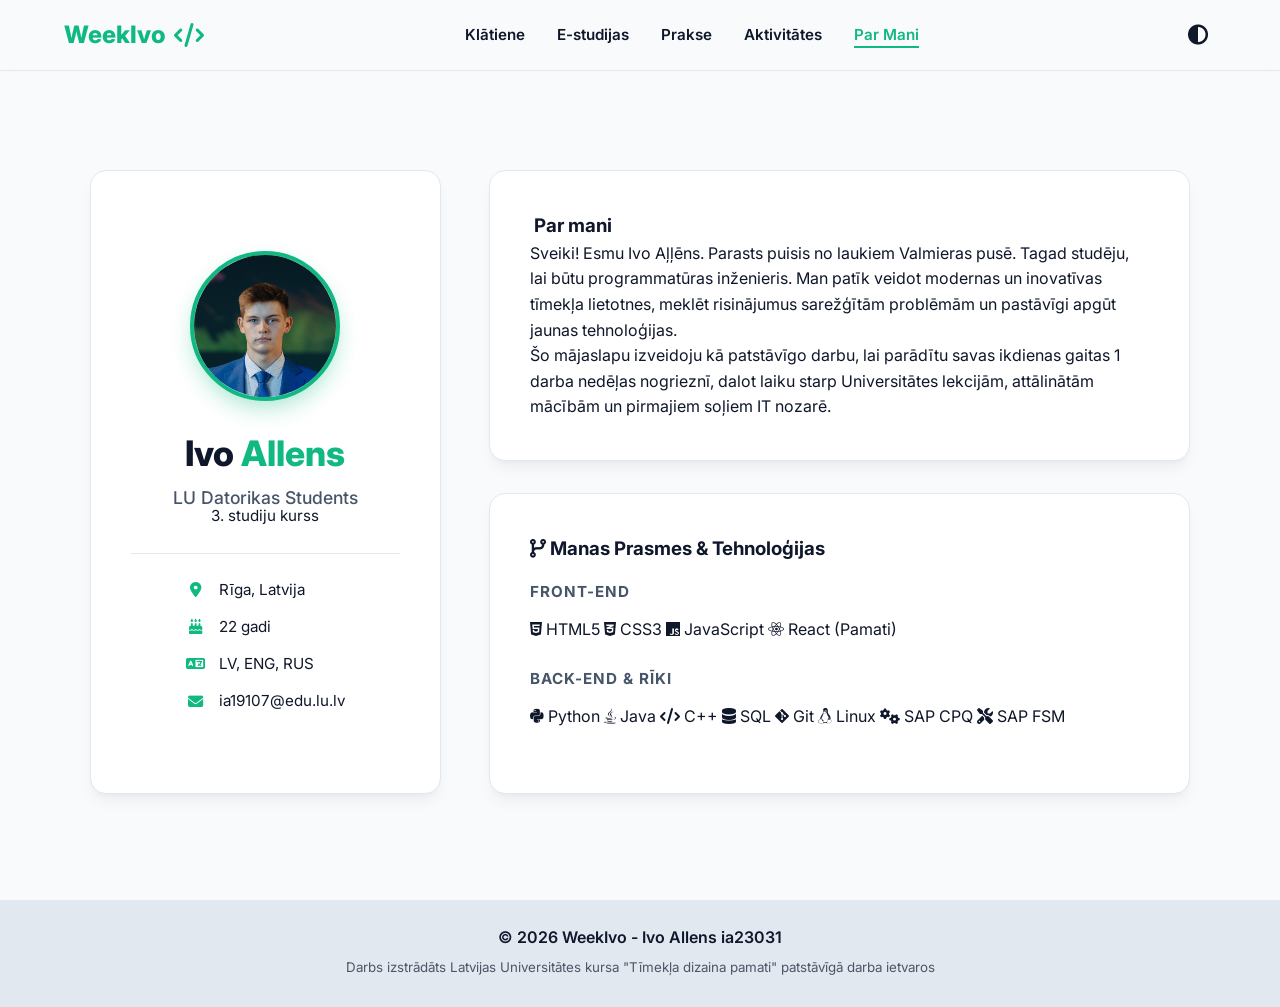
<file: par_mani.html>
<!DOCTYPE html>
<html lang="lv">
<head>
    <meta charset="UTF-8">
    <meta name="viewport" content="width=device-width, initial-scale=1.0">
    <title>WeekIvo - Par Mani</title>
    <!-- Google Fonts -->
    <link rel="preconnect" href="https://fonts.googleapis.com">
    <link rel="preconnect" href="https://fonts.gstatic.com" crossorigin>
    <link href="https://fonts.googleapis.com/css2?family=Inter:wght@400;500;600;700;800&display=swap" rel="stylesheet">
    <!-- Font Awesome Ikonas -->
    <link rel="stylesheet" href="https://cdnjs.cloudflare.com/ajax/libs/font-awesome/6.4.0/css/all.min.css">
    <!-- Pielāgoti Stili -->
    <link rel="stylesheet" href="styles.css">
</head>
<body>

    <!-- Lasīšanas Progresa Josla -->
    <div id="scroll-progress"></div>

    <!-- Galvene (Header) & Navigācija -->
    <header>
        <a href="index.html" class="logo">WeekIvo <i class="fa-solid fa-code"></i></a>
        
        <nav class="nav-menu">
            <ul>
                <li><a href="index.html#klatiene">Klātiene</a></li>
                <li><a href="index.html#attalinati">E-studijas</a></li>
                <li><a href="index.html#prakse">Prakse</a></li>
                <li><a href="index.html#arpusstudiju">Aktivitātes</a></li>
                <li><a href="par_mani.html" class="active-nav">Par Mani</a></li>
            </ul>
        </nav>

        <div class="header-actions">
            <button id="theme-toggle" class="theme-switch" aria-label="Pārslēgt tumšo/gaišo režīmu">
                <i class="fa-solid fa-circle-half-stroke"></i>
            </button>
            <button class="mobile-menu-btn" aria-label="Atvērt izvēlni">
                <i class="fa-solid fa-bars"></i>
            </button>
        </div>
    </header>

    <!-- Par Mani saturs -->
    <section class="about-page-section">
        <div class="container">
            <div class="about-grid">
                <!-- Kreisā puse: Bilde un pamatinfo -->
                <div class="profile-sidebar card reveal">
                    <div class="profile-avatar-large">
                        <img src="assets/Ivo.jpg" alt="Ivo Allens profilattēls" class="profile-image">
                    </div>
                    <h1 class="profile-name">Ivo <span class="highlight">Allens</span></h1>
                    <h2 class="profile-title">LU Datorikas Students</h2>
                    <p class="text-muted text-center" style="font-size: 0.95rem; margin-top: -0.5rem; margin-bottom: 0;">3. studiju kurss</p>
                    
                    <div class="profile-details mt-3">
                        <p><i class="fa-solid fa-location-dot"></i> Rīga, Latvija</p>
                        <p><i class="fa-solid fa-cake-candles"></i> 22 gadi</p>
                        <p><i class="fa-solid fa-language"></i> LV, ENG, RUS</p>
                        <p><i class="fa-solid fa-envelope"></i> ia19107@edu.lu.lv</p>
                    </div>
                    
                </div>

                <!-- Labā puse: Apraksts un prasmes -->
                <div class="about-content">
                    <div class="card reveal mb-4">
                        <h3><i class="fa-solid fa-hand-wave"></i> Par mani</h3>
                        <p>Sveiki! Esmu Ivo Aļļēns. Parasts puisis no laukiem Valmieras pusē. Tagad studēju, lai būtu programmatūras inženieris. Man patīk veidot modernas un inovatīvas tīmekļa lietotnes, meklēt risinājumus sarežģītām problēmām un pastāvīgi apgūt jaunas tehnoloģijas.</p>
                        <p>Šo mājaslapu izveidoju kā patstāvīgo darbu, lai parādītu savas ikdienas gaitas 1 darba nedēļas nogrieznī, dalot laiku starp Universitātes lekcijām, attālinātām mācībām un pirmajiem soļiem IT nozarē.</p>
                    </div>

                    <div class="card reveal">
                        <h3><i class="fa-solid fa-code-branch"></i> Manas Prasmes & Tehnoloģijas</h3>
                        <div class="skills-showcase mt-2">
                             <div class="skill-category">
                                 <h4>Front-End</h4>
                                 <div class="skills-tags left-align">
                                     <span class="tag"><i class="fa-brands fa-html5"></i> HTML5</span>
                                     <span class="tag"><i class="fa-brands fa-css3-alt"></i> CSS3</span>
                                     <span class="tag"><i class="fa-brands fa-js"></i> JavaScript</span>
                                     <span class="tag"><i class="fa-brands fa-react"></i> React (Pamati)</span>
                                 </div>
                             </div>
                             <div class="skill-category mt-3">
                                 <h4>Back-End & Rīki</h4>
                                 <div class="skills-tags left-align">
                                     <span class="tag"><i class="fa-brands fa-python"></i> Python</span>
                                     <span class="tag"><i class="fa-brands fa-java"></i> Java</span>
                                     <span class="tag"><i class="fa-solid fa-code"></i> C++</span>
                                     <span class="tag"><i class="fa-solid fa-database"></i> SQL</span>
                                     <span class="tag"><i class="fa-brands fa-git-alt"></i> Git</span>
                                     <span class="tag"><i class="fa-brands fa-linux"></i> Linux</span>
                                     <span class="tag"><i class="fa-solid fa-cogs"></i> SAP CPQ</span>
                                     <span class="tag"><i class="fa-solid fa-tools"></i> SAP FSM</span>
                                 </div>
                             </div>
                        </div>
                    </div>
                </div>
            </div>
        </div>
    </section>

    <!-- Footer -->
    <footer>
        <div class="container">
            <p>&copy; 2026 WeekIvo - Ivo Allens ia23031</p>
            <p><small>Darbs izstrādāts Latvijas Universitātes kursa "Tīmekļa dizaina pamati" patstāvīgā darba ietvaros</small></p>
        </div>
    </footer>

    <script src="script.js"></script>
</body>
</html>
</file>
<file: styles.css>
* {
    margin: 0;
    padding: 0;
    box-sizing: border-box;
    font-family: 'Inter', system-ui, -apple-system, sans-serif;
}

:root {
    /* Gaišais režīms (Noklusējums) */
    --bg-color: #F8FAFC;
    --text-color: #0F172A;
    --text-muted: #475569;
    --card-bg: #FFFFFF;
    --accent-color: #10B981;
    --accent-hover: #059669;
    --header-bg: rgba(248, 250, 252, 0.85);
    --border-color: #E2E8F0;
    --footer-bg: #E2E8F0;
    /* Kontrastējošs kājenes fons */
}

[data-theme="dark"] {
    /* Tumšais režīms */
    --bg-color: #0F172A;
    --text-color: #F8FAFC;
    --text-muted: #94A3B8;
    --card-bg: #1E293B;
    --accent-color: #34D399;
    --accent-hover: #10B981;
    --header-bg: rgba(15, 23, 42, 0.85);
    --border-color: #334155;
    --footer-bg: #020617;
    /* Ļoti izteikts tumšs fons kājenei */
}

body {
    background-color: var(--bg-color);
    color: var(--text-color);
    line-height: 1.6;
    transition: background-color 0.3s ease, color 0.3s ease;
    overflow-x: hidden;
}

/* Lasīšanas Progresa Josla */
#scroll-progress {
    position: fixed;
    top: 0;
    left: 0;
    width: 0%;
    height: 4px;
    background-color: var(--accent-color);
    z-index: 2000;
}

/* Navigācija & Galvene */
header {
    position: fixed;
    top: 0;
    width: 100%;
    padding: 1rem 5%;
    display: flex;
    justify-content: space-between;
    align-items: center;
    background-color: var(--header-bg);
    backdrop-filter: blur(12px);
    -webkit-backdrop-filter: blur(12px);
    z-index: 1000;
    border-bottom: 1px solid var(--border-color);
    transition: background-color 0.3s ease, border-color 0.3s ease;
}

.logo {
    font-size: 1.5rem;
    font-weight: 800;
    color: var(--accent-color);
    text-decoration: none;
    display: flex;
    align-items: center;
    gap: 0.5rem;
}

nav ul {
    list-style: none;
    display: flex;
    gap: 2rem;
}

nav a {
    text-decoration: none;
    color: var(--text-color);
    font-weight: 600;
    font-size: 0.95rem;
    transition: color 0.3s ease;
    position: relative;
}

nav a::after {
    content: '';
    position: absolute;
    width: 0;
    height: 2px;
    bottom: -4px;
    left: 0;
    background-color: var(--accent-color);
    transition: width 0.3s ease;
}

nav a:hover {
    color: var(--accent-color);
}

nav a:hover::after {
    width: 100%;
}

.header-actions {
    display: flex;
    align-items: center;
    gap: 1rem;
}

/* Mobile Hamburger Menu */
.mobile-menu-btn {
    display: none;
    background: none;
    border: none;
    color: var(--text-color);
    font-size: 1.5rem;
    cursor: pointer;
    transition: color 0.3s ease;
}

.mobile-menu-btn:hover {
    color: var(--accent-color);
}

/* Dark Mode Slēdzis */
.theme-switch {
    background: none;
    border: none;
    cursor: pointer;
    font-size: 1.25rem;
    color: var(--text-color);
    display: flex;
    align-items: center;
    justify-content: center;
    padding: 0.5rem;
    border-radius: 50%;
    transition: background-color 0.3s ease, color 0.3s ease, transform 0.2s;
}

.theme-switch:hover {
    background-color: var(--border-color);
    color: var(--accent-color);
    transform: rotate(15deg);
}

/* Pamata izkārtojums sadaļām */
section {
    min-height: 100vh;
    padding: 7rem 5% 4rem;
    /* Atstarpe augšā lai header neaizsegtu saturu */
    display: flex;
    justify-content: center;
    align-items: center;
}

.container {
    max-width: 1100px;
    margin: 0 auto;
    width: 100%;
}

.section-title {
    font-size: 2.8rem;
    font-weight: 800;
    margin-bottom: 3rem;
    color: var(--text-color);
    line-height: 1.2;
}

.section-title.text-right {
    text-align: right;
}

.section-title .highlight {
    color: var(--accent-color);
}

.text-center {
    text-align: center;
}

/* Kartītes stils */
.card {
    background-color: var(--card-bg);
    border: 1px solid var(--border-color);
    border-radius: 16px;
    padding: 2.5rem;
    box-shadow: 0 10px 15px -3px rgba(0, 0, 0, 0.05), 0 4px 6px -4px rgba(0, 0, 0, 0.05);
    transition: transform 0.3s ease, background-color 0.3s ease, border-color 0.3s ease, box-shadow 0.3s;
}

.card:hover {
    transform: translateY(-8px);
    box-shadow: 0 20px 25px -5px rgba(0, 0, 0, 0.1), 0 8px 10px -6px rgba(0, 0, 0, 0.05);
}

.card.no-tilt-hover:hover {
    transform: none;
    /* Izslēdz noklusēto hover un ļauj JS kontrolēt JS Tilt */
}

[data-theme="dark"] .card {
    box-shadow: 0 10px 15px -3px rgba(0, 0, 0, 0.3);
}

/* Pogas */
.btn {
    display: inline-block;
    padding: 0.8rem 1.8rem;
    text-decoration: none;
    border-radius: 8px;
    font-weight: 600;
    font-size: 1rem;
    transition: all 0.2s ease;
    cursor: pointer;
    border: 2px solid transparent;
    /* Nodrošina 1:1 izmērus ar pogām, kurām ir outline */
}

.btn-primary {
    background-color: var(--accent-color);
    color: #fff;
}

.btn-primary:hover {
    background-color: var(--accent-hover);
    transform: translateY(-2px);
    box-shadow: 0 4px 12px rgba(16, 185, 129, 0.3);
}

[data-theme="dark"] .btn-primary {
    color: #0F172A;
    /* Lai teksts būtu lasāms pret spilgti zaļo */
}

.btn-secondary {
    background-color: transparent;
    color: var(--text-color);
    border: 2px solid var(--border-color);
}

.btn-secondary:hover {
    border-color: var(--accent-color);
    color: var(--accent-color);
}

.btn-outline {
    background-color: transparent;
    border: 1px solid var(--border-color);
    color: var(--text-color);
    padding: 0.5rem 1rem;
    font-size: 0.9rem;
}

.btn-outline:hover {
    border-color: var(--accent-color);
    color: var(--accent-color);
}

/* WCAG Piekļūstamība Outline un Secondary pogām tumšajā režīmā - vienmēr izgaismotas */
[data-theme="dark"] .btn-secondary,
[data-theme="dark"] .btn-outline {
    border-color: #F8FAFC;
    color: #F8FAFC;
    font-weight: 700;
}

[data-theme="dark"] .btn-secondary:hover,
[data-theme="dark"] .btn-outline:hover {
    border-color: var(--accent-color);
    color: var(--accent-color);
}

/* 1. Hero / Sākums - V2 Uzlabots (Ar peldošām ikonām) */
.hero-section {
    position: relative;
    padding-top: 10rem;
    align-items: center;
    background: linear-gradient(135deg, #0f172a 0%, #1e293b 100%);
    overflow: hidden;
}

[data-theme="dark"] .hero-section {
    background: linear-gradient(135deg, #020617 0%, #0f172a 100%);
}

.floating-icons {
    position: absolute;
    top: 0;
    left: 0;
    width: 100%;
    height: 100%;
    z-index: 1;
    pointer-events: none;
    overflow: hidden;
}

.float-icon {
    position: absolute;
    color: var(--accent-color);
    opacity: 0.15;
    animation: floatIcon 15s infinite linear;
}

@keyframes floatIcon {
    0% { transform: translateY(110vh) rotate(0deg); opacity: 0; }
    10% { opacity: 0.15; }
    90% { opacity: 0.15; }
    100% { transform: translateY(-20vh) rotate(360deg); opacity: 0; }
}

.hero-content {
    position: relative;
    z-index: 2;
    /* Virs pārklājuma */
    text-align: center;
    /* Centrēt the hero text */
    display: flex;
    flex-direction: column;
    align-items: center;
}

.hero-text-area h1 {
    font-size: 4.5rem;
    font-weight: 800;
    line-height: 1.1;
    margin-bottom: 1.5rem;
    color: #F8FAFC;
    /* Vienmēr gaišs teksts uz tumšā hero fona */
    text-shadow: 0 4px 10px rgba(0, 0, 0, 0.5);
}

.hero-text-area h1 .highlight {
    color: var(--accent-color);
}

.hero-text-area p {
    font-size: 1.25rem;
    color: #cbd5e1;
    /* Gaiši pelēks uz tumšā fona */
    max-width: 650px;
    margin: 0 auto 2.5rem auto;
    /* Centrē P elementu */
}

.hero-buttons {
    display: flex;
    gap: 1.5rem;
    justify-content: center;
    margin-top: 1rem;
}

/* Specifiski stingri WCAG stili sekundārajai pogai tieši Hero sekcijā (Tumšs fons abos režīmos) */
.hero-section .btn-secondary {
    border: 2px solid #FFFFFF !important;
    color: #FFFFFF !important;
    background-color: rgba(255, 255, 255, 0.15) !important;
    font-weight: 600 !important;
    /* Salīdzinoši ar primary fogu, vienāds biezums */
    text-shadow: 0 2px 4px rgba(0, 0, 0, 0.9);
}

.hero-section .btn-secondary:hover {
    background-color: #FFFFFF !important;
    color: #0F172A !important;
    box-shadow: 0 0 20px rgba(255, 255, 255, 0.5) !important;
    text-shadow: none;
}

/* Sākuma Canvas Kurora Efekts */
#hero-canvas {
    position: absolute;
    top: 0;
    left: 0;
    width: 100%;
    height: 100%;
    z-index: 2;
    /* Zem teksta (z-index 3), virs background overlay (z-index 1) */
    pointer-events: none;
    /* Ļauj klikšķināt cauri kanvam uz teksta/pogām */
}

@media (max-width: 899px), (pointer: coarse) {
    #hero-canvas {
        display: none;
    }
}

.hero-content {
    z-index: 3;
    /* Pārrakstām virs canvas un overlay */
}

/* ZIG-ZAG satura izkārtojums */
.content-wrapper {
    display: grid;
    grid-template-columns: 1fr 1fr;
    gap: 4rem;
    align-items: stretch; /* Stretch children to equal row height */
}

/* Make the two columns fill the row height so image and text match */
.content-wrapper > .text-block,
.content-wrapper > .visual-placeholder {
    height: 100%;
    display: flex;
    flex-direction: column;
}

/* On wider screens, let the visual placeholder and its image fill the full height.
   Keep the original aspect ratio behaviour on small screens. */
@media (min-width: 900px) {
    .content-wrapper > .visual-placeholder {
        aspect-ratio: auto;
        height: 100%;
    }

    .content-wrapper > .visual-placeholder .section-image,
    .content-wrapper > .visual-placeholder .profile-image {
        width: 100%;
        height: 100%;
        object-fit: cover;
    }
}

.text-block h3 {
    font-size: 1.5rem;
    margin-bottom: 1rem;
    color: var(--accent-color);
}

.text-block p {
    color: var(--text-muted);
    margin-bottom: 1.5rem;
}

.text-block ul {
    list-style: none;
}

.text-block li {
    margin-bottom: 0.8rem;
    display: flex;
    align-items: flex-start;
    gap: 1rem;
}

.text-block li i {
    color: var(--accent-color);
    margin-top: 0.3rem;
    font-size: 1.2rem;
}

/* 5. Ārpusstudiju Aktivitātes (GRID Izkārtojums - 3 Kolonas) */
.activities-grid {
    display: grid;
    grid-template-columns: repeat(3, 1fr);
    gap: 2rem;
}

.activities-grid .card {
    display: flex;
    flex-direction: column;
    align-items: center;
    padding: 3rem 2rem;
}

.grid-icon {
    width: 80px;
    height: 80px;
    background-color: var(--bg-color);
    border-radius: 50%;
    display: flex;
    align-items: center;
    justify-content: center;
    margin-bottom: 1.5rem;
    font-size: 2.5rem;
    color: var(--accent-color);
    border: 3px solid var(--accent-color);
    transition: transform 0.4s ease, box-shadow 0.4s ease;
}

.activities-grid .card:hover .grid-icon {
    transform: translateY(-5px) scale(1.1);
    box-shadow: 0 10px 20px -5px rgba(16, 185, 129, 0.4);
}

.activities-grid h3 {
    margin-bottom: 1rem;
    font-size: 1.35rem;
}

/* Attēlu / vizuāļu ietvari */
.visual-placeholder {
    width: 100%;
    aspect-ratio: 4/3;
    border-radius: 16px;
    overflow: hidden;
    /* Lai attēls neiziet ārpus rāmja (border-radius) */
    box-shadow: 0 10px 25px -5px rgba(0, 0, 0, 0.1), 0 8px 10px -6px rgba(0, 0, 0, 0.1);
}

[data-theme="dark"] .visual-placeholder {
    box-shadow: 0 10px 25px -5px rgba(0, 0, 0, 0.4);
}

.section-image {
    width: 100%;
    height: 100%;
    object-fit: cover;
    transition: transform 0.5s ease;
}

/* Hover Zoom efekts visiem ģenerētajiem attēliem */
.visual-placeholder:hover .section-image {
    transform: scale(1.05);
}

/* Par Mani Lapa (par_mani.html) */
.about-page-section {
    padding-top: 8rem;
}

.about-grid {
    display: grid;
    grid-template-columns: 1fr 2fr;
    gap: 3rem;
    align-items: stretch; /* Tagad abi grid elementi būs vienāda augstuma */
}

.profile-sidebar {
    height: 100%;
    display: flex;
    flex-direction: column;
    justify-content: center; /* Iecentrē saturu vertikāli pa vidu garajā rāmī */
}

.profile-avatar-large {
    width: 150px;
    height: 150px;
    background-color: var(--bg-color);
    border-radius: 50%;
    display: flex;
    align-items: center;
    justify-content: center;
    margin: 0 auto 1.5rem;
    font-size: 4rem;
    color: var(--accent-color);
    border: 4px solid var(--accent-color);
    box-shadow: 0 10px 25px -5px rgba(16, 185, 129, 0.4);
}

.profile-image {
    display: block;
    width: 100%;
    height: 100%;
    object-fit: cover;
    border-radius: 50%;
}

.profile-name {
    text-align: center;
    font-size: 2.2rem;
    font-weight: 800;
    margin-bottom: 0.2rem;
    color: var(--text-color);
}

.profile-name .highlight {
    color: var(--accent-color);
}

.profile-title {
    text-align: center;
    font-size: 1.1rem;
    color: var(--text-muted);
    font-weight: 500;
}

.profile-details {
    display: grid;
    grid-template-columns: max-content;
    justify-content: center;
    gap: 0.8rem;
    border-top: 1px solid var(--border-color);
    padding-top: 1.5rem;
}

.profile-details p {
    margin: 0;
    color: var(--text-color);
    font-size: 0.95rem;
    display: flex;
    align-items: center;
    gap: 0.8rem;
}

.profile-details i {
    color: var(--accent-color);
    width: 20px;
    text-align: center;
}

.contact-links-vertical {
    display: flex;
    flex-direction: column;
    gap: 1rem;
    width: 100%;
}

.contact-links-vertical .btn {
    width: 100%;
    text-align: center;
}

.skills-showcase .skill-category {
    margin-bottom: 1.5rem;
}

.skill-category h4 {
    margin-bottom: 0.8rem;
    color: var(--text-muted);
    font-size: 0.95rem;
    text-transform: uppercase;
    letter-spacing: 1px;
}

.skills-tags.left-align {
    justify-content: flex-start;
}

nav a.active-nav {
    color: var(--accent-color);
}

nav a.active-nav::after {
    width: 100%;
}

.mt-2 {
    margin-top: 1rem;
}

.mt-3 {
    margin-top: 1.5rem;
}

.mb-4 {
    margin-bottom: 2rem;
}

/* -------------------------------
   SCROLL REVEAL ANIMĀCIJAS
--------------------------------*/
.reveal {
    opacity: 0;
    transform: translateY(40px);
    transition: all 0.8s cubic-bezier(0.5, 0, 0, 1);
}

.reveal.active {
    opacity: 1;
    transform: translateY(0);
}


/* Footer */
footer {
    text-align: center;
    padding: 1.5rem 0;
    border-top: 1px solid var(--border-color);
    color: var(--text-color);
    background-color: var(--footer-bg);
}

footer p {
    font-weight: 600;
    margin-bottom: 0.2rem;
}

footer small {
    opacity: 0.7;
    font-weight: 400;
}

/* Responsīvība (Mobile & Tablet) */
@media (max-width: 1024px) {
    .activities-grid {
        grid-template-columns: repeat(2, 1fr);
    }
}

@media (max-width: 900px) {

    .content-wrapper,
    .about-grid {
        grid-template-columns: 1fr;
        gap: 3rem;
    }

    .zig-zag.reverse .content-wrapper,
    .zig-zag .content-wrapper {
        display: flex;
        flex-direction: column-reverse;
    }

    .section-title.text-right {
        text-align: left;
    }
}

@media (max-width: 768px) {
    .activities-grid {
        grid-template-columns: 1fr;
        /* Mobilajā 1 kolonna */
    }

    .mobile-menu-btn {
        display: block;
        /* Rāda hamburger ikonu */
    }

    .nav-menu {
        position: absolute;
        top: 100%;
        left: 0;
        width: 100%;
        background-color: var(--header-bg);
        border-bottom: 1px solid var(--border-color);
        padding: 1.5rem 0;
        clip-path: polygon(0 0, 100% 0, 100% 0, 0 0);
        /* Aizvērts ar animāciju */
        transition: clip-path 0.4s ease;
    }

    .nav-menu.active {
        clip-path: polygon(0 0, 100% 0, 100% 100%, 0 100%);
        /* Atvērts */
    }

    nav ul {
        flex-direction: column;
        align-items: center;
        gap: 1.2rem;
    }

    .hero-text-area h1 {
        font-size: 2.8rem;
    }

    .section-title {
        font-size: 2.2rem;
    }

    #arpusstudiju .section-title.text-center {
        text-align: left;
    }
}

/* 7. Mini Spēle "Bug Catcher" */
.mini-game-container {
    margin-top: 4rem;
    padding: 2.5rem;
}

.mini-game-header {
    margin-bottom: 2rem;
    text-align: left;
}

.mini-game-header p {
    text-align: left;
}

/* 8. Dinamiskais Nedēļas Grafiks */
.timetable-container {
    margin-top: 5rem;
    background-color: var(--card-bg);
    border-radius: 12px;
    padding: 2.5rem;
    box-shadow: 0 15px 30px -5px rgba(0, 0, 0, 0.1);
    transition: background-color 0.3s ease;
}
.timetable-header {
    text-align: center;
    margin-bottom: 2rem;
}
.timetable-header h3 {
    font-size: 2rem;
    color: var(--text-color);
    margin-bottom: 1rem;
}
.day-filters {
    display: flex;
    justify-content: center;
    flex-wrap: wrap;
    gap: 0.8rem;
}
.day-btn {
    background-color: transparent;
    border: 2px solid var(--border-color);
    color: var(--text-color);
    padding: 0.6rem 1.4rem;
    border-radius: 30px;
    cursor: pointer;
    font-weight: 600;
    transition: all 0.3s ease;
}
.day-btn:hover, .day-btn.active {
    background-color: var(--accent-color);
    color: #0F172A !important;
    border-color: var(--accent-color);
}
.timetable-content {
    min-height: 250px;
    transition: opacity 0.3s ease;
}
.schedule-item {
    display: flex;
    flex-direction: column;
    padding: 1.2rem;
    border-left: 5px solid var(--accent-color);
    background-color: var(--bg-color);
    margin-bottom: 1rem;
    border-radius: 0 8px 8px 0;
    animation: slideInTimetable 0.4s ease-out forwards;
    opacity: 0;
}
@media (min-width: 768px) {
    .schedule-item {
        flex-direction: row;
        align-items: center;
        justify-content: space-between;
    }
}
.schedule-time {
    font-weight: 800;
    color: var(--accent-color);
    min-width: 140px;
    font-size: 1.1rem;
    margin-bottom: 0.5rem;
}
@media (min-width: 768px) { .schedule-time { margin-bottom: 0; } }

.schedule-details {
    flex-grow: 1;
}
.schedule-details h4 {
    margin: 0;
    font-size: 1.25rem;
    color: var(--text-color);
}
.schedule-meta {
    font-size: 0.95rem;
    color: var(--text-muted);
    margin-top: 0.3rem;
}
.schedule-location {
    font-weight: 700;
    color: var(--accent-color);
    background-color: rgba(16, 185, 129, 0.1);
    padding: 0.3rem 0.8rem;
    border-radius: 6px;
    font-size: 0.9rem;
    margin-top: 0.5rem;
    display: inline-block;
}
@media (min-width: 768px) { .schedule-location { margin-top: 0; text-align: right; } }

@keyframes slideInTimetable {
    from { opacity: 0; transform: translateX(-20px); }
    to { opacity: 1; transform: translateX(0); }
}

.mini-game-header h3 {
    font-size: 1.8rem;
    color: var(--text-color);
    margin-bottom: 0.5rem;
}

.mini-game-board {
    position: relative;
    width: 100%;
    height: 350px;
    background-color: #020617;
    /* Vienmēr izskatās kā tumšs koda terminālis */
    border-radius: 12px;
    overflow: hidden;
    cursor: crosshair;
    box-shadow: inset 0 0 25px rgba(0, 0, 0, 0.8);
}

.game-overlay {
    position: absolute;
    top: 0;
    left: 0;
    right: 0;
    bottom: 0;
    background-color: rgba(15, 23, 42, 0.85);
    /* Caurspīdīgi tumšs */
    display: flex;
    flex-direction: column;
    justify-content: center;
    align-items: center;
    z-index: 10;
}

.score-display {
    position: absolute;
    top: 1rem;
    left: 1.5rem;
    color: #34D399;
    /* Zaļš indikators terminālī */
    font-family: 'Courier New', Courier, monospace;
    font-size: 1.4rem;
    font-weight: bold;
    z-index: 5;
}

/* (Reading task styles removed) */

.bug-icon {
    position: absolute;
    color: #EF4444;
    /* Sarkana Error kļūda */
    font-size: 2.5rem;
    cursor: crosshair;
    transition: transform 0.1s;
    user-select: none;
    animation: spawnPop 0.3s ease-out;
}

.bug-icon:active {
    transform: scale(0.7);
}

@keyframes spawnPop {
    0% {
        transform: scale(0);
        opacity: 0;
    }

    80% {
        transform: scale(1.2);
        opacity: 1;
    }

    100% {
        transform: scale(1);
        opacity: 1;
    }
}
</file>
